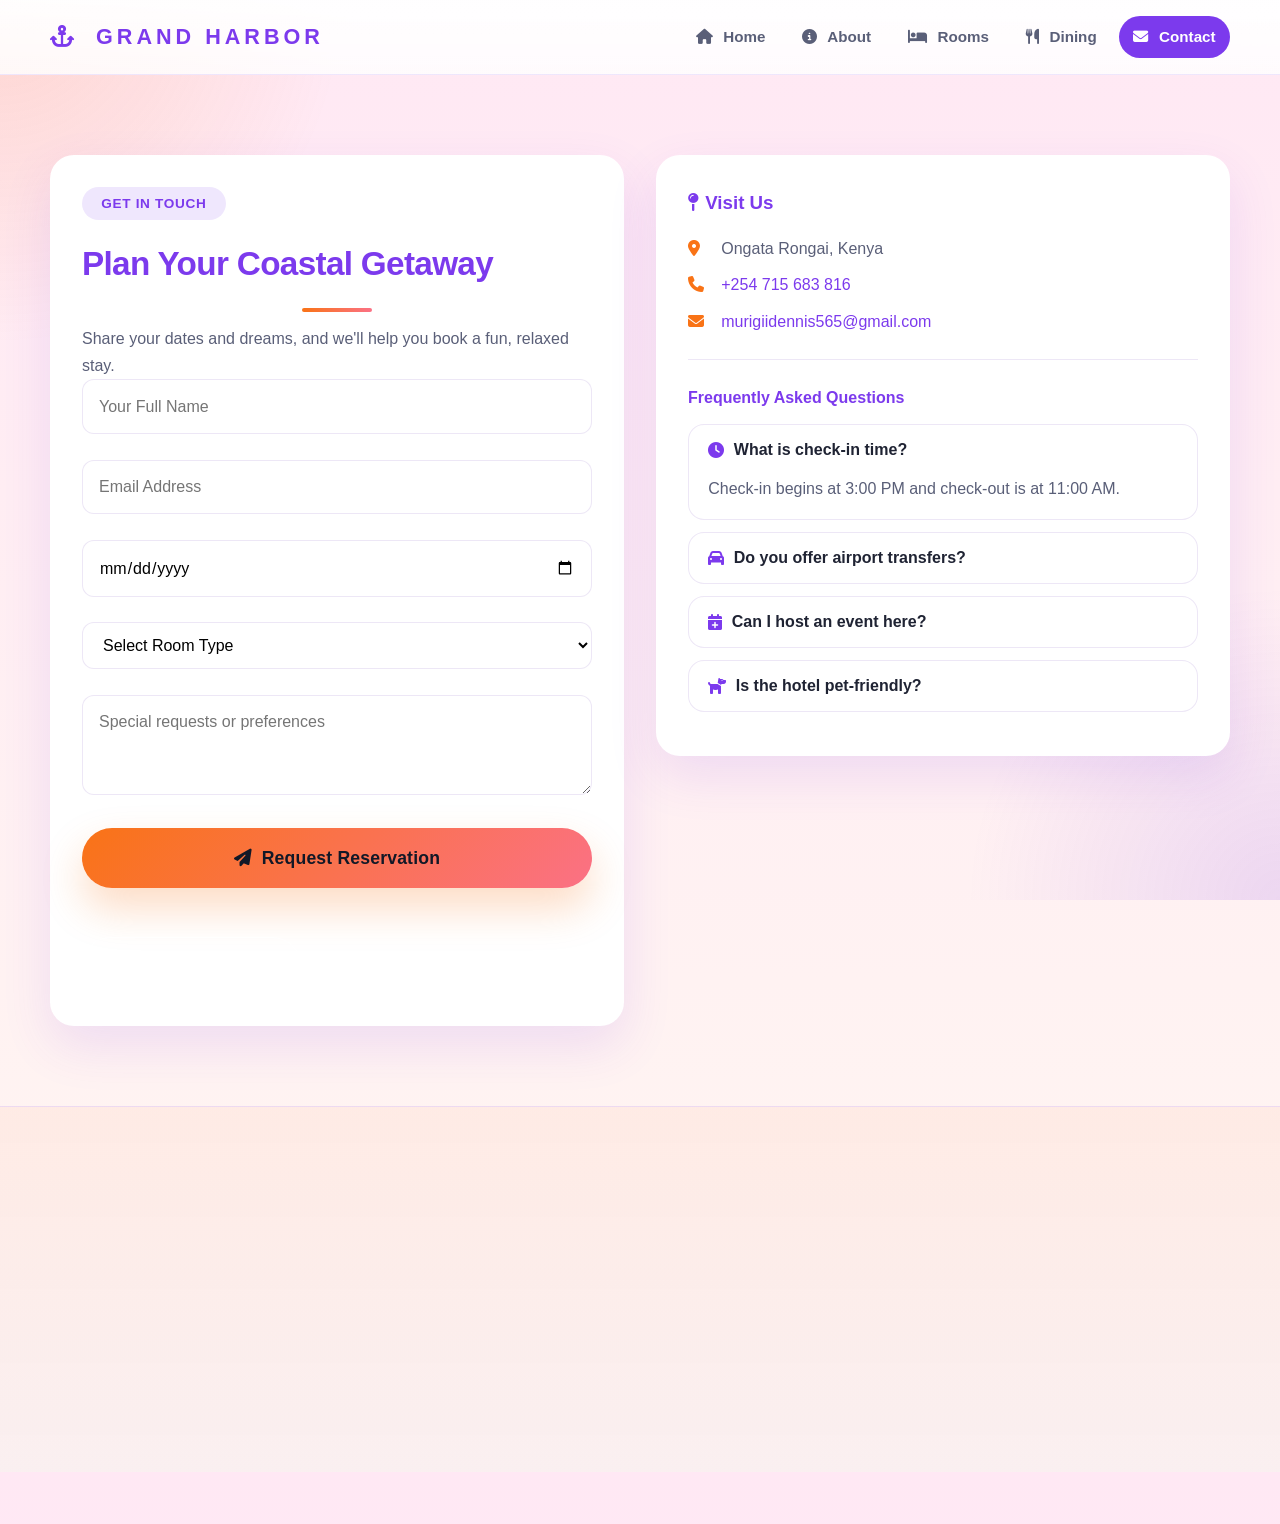
<file: contact.html>
<!DOCTYPE html>
<html lang="en">
<head>
  <meta charset="UTF-8" />
  <meta name="viewport" content="width=device-width, initial-scale=1.0" />
  <title>Contact | Grand Harbor</title>
  <link href="https://unpkg.com/aos@2.3.1/dist/aos.css" rel="stylesheet" />
  <link rel="stylesheet" href="https://cdnjs.cloudflare.com/ajax/libs/font-awesome/6.5.1/css/all.min.css" />
  <link rel="stylesheet" href="styles.css" />
  <link rel="icon" type="image/png" href="https://img.icons8.com/fluency/96/000000/restaurant.png" />
</head>
<body>

  <!-- ===== HEADER ===== -->
  <header class="site-header">
    <div class="container navbar">
      <a href="index.html" class="brand"><i class="fas fa-anchor"></i> GRAND HARBOR</a>
      <button class="nav-toggle" aria-label="Toggle navigation">
        <span></span>
        <span></span>
        <span></span>
      </button>
      <nav class="nav-links">
        <a href="index.html"><i class="fas fa-home"></i> Home</a>
        <a href="about.html"><i class="fas fa-info-circle"></i> About</a>
        <a href="rooms.html"><i class="fas fa-bed"></i> Rooms</a>
        <a href="dining.html"><i class="fas fa-utensils"></i> Dining</a>
        <a href="contact.html" class="active"><i class="fas fa-envelope"></i> Contact</a>
      </nav>
    </div>
  </header>

  <!-- ===== NAV OVERLAY ===== -->
  <div class="nav-overlay"></div>

  <!-- ===== MAIN CONTENT ===== -->
  <main>
    <section class="section hero-page contact-hero">
      <div class="container">
        <div class="contact-grid">
          
          <!-- ===== LEFT COLUMN - CONTACT FORM ===== -->
          <div class="contact-panel" data-aos="fade-up" data-aos-duration="800">
            <span class="section-tag">Get in Touch</span>
            <h1 class="section-title">Plan Your Coastal Getaway</h1>
            <p class="section-subtitle">Share your dates and dreams, and we'll help you book a fun, relaxed stay.</p>

            <form id="reservation-form">
              <div class="form-group">
                <input type="text" placeholder="Your Full Name" required />
              </div>
              <div class="form-group">
                <input type="email" placeholder="Email Address" required />
              </div>
              <div class="form-group">
                <input type="date" required />
              </div>
              <div class="form-group">
                <select required>
                  <option value="">Select Room Type</option>
                  <option>Ocean View Suite</option>
                  <option>Executive Deluxe</option>
                  <option>Family Residence</option>
                </select>
              </div>
              <div class="form-group">
                <textarea placeholder="Special requests or preferences"></textarea>
              </div>
              <button class="btn btn-primary btn-lg" type="submit">
                <i class="fas fa-paper-plane"></i> Request Reservation
              </button>
              <p id="form-message" style="color: var(--accent-dark); font-weight: 600; margin-top: 0.8rem;"></p>
            </form>

            <div style="margin-top: 1.5rem;">
              <a class="btn btn-secondary" href="mailto:murigiidennis565@gmail.com">
                <i class="fas fa-envelope"></i> Email Us Directly
              </a>
            </div>
          </div>

          <!-- ===== RIGHT COLUMN - CONTACT INFO & FAQ ===== -->
          <div data-aos="fade-up" data-aos-duration="800" data-aos-delay="200">
            <div class="contact-info-card">
              
              <!-- Contact Details -->
              <div data-aos="fade-up" data-aos-duration="600" data-aos-delay="300">
                <h3><i class="fas fa-map-pin"></i> Visit Us</h3>
                <p><i class="fas fa-location-dot"></i> Ongata Rongai, Kenya </p>
                <p><i class="fas fa-phone"></i> <a href="tel:+254715683816">+254 715 683 816</a></p>
                <p><i class="fas fa-envelope"></i> <a href="mailto:murigiidennis565@gmail.com">murigiidennis565@gmail.com</a></p>
              </div>

              <!-- FAQ Section -->
              <div style="margin-top: 1.5rem; border-top: 1px solid var(--border); padding-top: 1.5rem;">
                <h4 style="color: var(--accent-dark); margin-bottom: 0.8rem;" data-aos="fade-up" data-aos-duration="600" data-aos-delay="400">
                  Frequently Asked Questions
                </h4>

                <div class="faq-item active" data-aos="fade-up" data-aos-duration="500" data-aos-delay="500">
                  <button class="faq-question"><i class="fas fa-clock"></i> What is check-in time?</button>
                  <div class="faq-answer">Check-in begins at 3:00 PM and check-out is at 11:00 AM.</div>
                </div>

                <div class="faq-item" data-aos="fade-up" data-aos-duration="500" data-aos-delay="600">
                  <button class="faq-question"><i class="fas fa-car"></i> Do you offer airport transfers?</button>
                  <div class="faq-answer">Yes, we can arrange airport transfers with advance notice.</div>
                </div>

                <div class="faq-item" data-aos="fade-up" data-aos-duration="500" data-aos-delay="700">
                  <button class="faq-question"><i class="fas fa-calendar-plus"></i> Can I host an event here?</button>
                  <div class="faq-answer">Absolutely. Our events team can arrange weddings, dinners, and private gatherings.</div>
                </div>

                <div class="faq-item" data-aos="fade-up" data-aos-duration="500" data-aos-delay="800">
                  <button class="faq-question"><i class="fas fa-dog"></i> Is the hotel pet-friendly?</button>
                  <div class="faq-answer">Yes, we welcome well-behaved pets in designated rooms. Additional fees may apply.</div>
                </div>
              </div>

            </div>
          </div>

        </div>
      </div>
    </section>
  </main>

  <!-- ===== FOOTER ===== -->
  <footer class="footer">
    <div class="container">
      <div class="footer-grid">
        <div class="footer-col" data-aos="fade-up" data-aos-duration="600">
          <h4><i class="fas fa-anchor"></i> GRAND HARBOR</h4>
          <p>Where luxury meets the coast.</p>
          <div class="social-links">
            <a href="#"><i class="fab fa-facebook-f"></i></a>
            <a href="#"><i class="fab fa-instagram"></i></a>
            <a href="#"><i class="fab fa-twitter"></i></a>
          </div>
        </div>
        <div class="footer-col" data-aos="fade-up" data-aos-duration="600" data-aos-delay="100">
          <h5>Quick Links</h5>
          <a href="index.html">Home</a>
          <a href="about.html">About</a>
          <a href="rooms.html">Rooms</a>
          <a href="dining.html">Dining</a>
        </div>
        <div class="footer-col" data-aos="fade-up" data-aos-duration="600" data-aos-delay="200">
          <h5>Contact</h5>
          <p><i class="fas fa-phone"></i> <a href="tel:+254715683816">+254 715 683 816</a></p>
          <p><i class="fas fa-envelope"></i> <a href="mailto:murigiidennis565@gmail.com">murigiidennis565@gmail.com</a></p>
        </div>
      </div>
      <div class="footer-bottom" data-aos="fade-up" data-aos-duration="500">
        <p>© <span id="year"></span> Grand Harbor. We look forward to welcoming you.</p>
      </div>
    </div>
  </footer>

  <!-- ===== BACK TO TOP ===== -->
  <button class="back-to-top" id="backToTop" aria-label="Back to top">
    <i class="fas fa-arrow-up"></i>
  </button>

  <!-- ===== SCRIPTS ===== -->
  <script src="https://unpkg.com/aos@2.3.1/dist/aos.js"></script>
  <script src="script.js"></script>
</body>
</html>
</file>
<file: styles.css>
/* ========================================
   GRAND HARBOR HOTEL & RESTAURANT
   COMPLETE FINAL STYLESHEET
   ======================================== */

/* ===== ROOT VARIABLES ===== */
:root {
  --bg: #ffe8f4;
  --surface: #ffffff;
  --surface-2: #fff0e6;
  --text: #1f2333;
  --muted: #5a5f78;
  --accent: #f97316;
  --accent-dark: #7c3aed;
  --accent-soft: #fb7185;
  --border: rgba(110, 56, 178, 0.12);
  --shadow: 0 20px 50px rgba(124, 58, 237, 0.12);
}

/* ===== RESET & BASE ===== */
* {
  box-sizing: border-box;
  margin: 0;
  padding: 0;
}

html {
  scroll-behavior: smooth;
}

body {
  font-family: 'Poppins', 'Segoe UI', Tahoma, Geneva, Verdana, sans-serif;
  color: var(--text);
  background: linear-gradient(180deg, #ffe8f4 0%, #fff7f1 100%);
  line-height: 1.7;
  overflow-x: hidden;
}

body::before {
  content: '';
  position: fixed;
  inset: 0;
  background: radial-gradient(circle at top left, rgba(249, 115, 22, 0.16), transparent 22%),
    radial-gradient(circle at bottom right, rgba(124, 58, 237, 0.14), transparent 20%);
  pointer-events: none;
  z-index: -1;
}

/* ===== TYPOGRAPHY & LINKS ===== */
a {
  color: inherit;
  text-decoration: none;
}

img {
  width: 100%;
  display: block;
  border-radius: 18px;
}

/* ===== CONTAINER ===== */
.container {
  width: min(1180px, calc(100% - 2rem));
  margin: 0 auto;
}

/* ===== SECTIONS ===== */
.section {
  padding: 5rem 0;
}

.section-head {
  margin-bottom: 2rem;
  text-align: center;
}

.section-tag {
  display: inline-block;
  background: rgba(124, 58, 237, 0.12);
  color: var(--accent-dark);
  padding: 0.3rem 1.2rem;
  border-radius: 999px;
  font-weight: 700;
  font-size: 0.85rem;
  text-transform: uppercase;
  letter-spacing: 0.05em;
  margin-bottom: 1rem;
}

.section-title {
  font-size: clamp(1.9rem, 2.6vw, 2.6rem);
  margin-bottom: 0.8rem;
  color: var(--accent-dark);
  letter-spacing: -0.02em;
}

.section-title::after {
  content: '';
  display: block;
  width: 70px;
  height: 4px;
  margin: 1rem auto 0;
  border-radius: 999px;
  background: linear-gradient(90deg, var(--accent), var(--accent-soft));
}

.section-subtitle {
  color: var(--muted);
  max-width: 700px;
  margin: 0.5rem auto 0;
}

/* ===== HEADER & NAVIGATION ===== */
.site-header {
  position: sticky;
  top: 0;
  z-index: 1000;
  background: linear-gradient(180deg, rgba(255, 255, 255, 0.96), rgba(255, 255, 255, 0.82));
  backdrop-filter: blur(16px);
  border-bottom: 1px solid rgba(124, 58, 237, 0.12);
  box-shadow: 0 4px 30px rgba(124, 58, 237, 0.08);
  transition: all 0.3s ease;
}

.navbar {
  display: flex;
  justify-content: space-between;
  align-items: center;
  padding: 1rem 0;
  gap: 1.2rem;
}

.brand {
  font-size: 1.35rem;
  font-weight: 900;
  letter-spacing: 0.25rem;
  text-transform: uppercase;
  color: var(--accent-dark);
}

.brand i {
  margin-right: 0.5rem;
}

/* ===== HAMBURGER MENU ===== */
.nav-toggle {
  display: none;
  background: none;
  border: none;
  cursor: pointer;
  padding: 0.5rem;
  z-index: 1001;
  flex-direction: column;
  gap: 5px;
  transition: all 0.3s ease;
}

.nav-toggle span {
  display: block;
  width: 28px;
  height: 3px;
  background: var(--accent-dark);
  border-radius: 999px;
  transition: all 0.3s ease;
  transform-origin: center;
}

.nav-toggle.active span:nth-child(1) {
  transform: rotate(45deg) translate(5px, 6px);
}

.nav-toggle.active span:nth-child(2) {
  opacity: 0;
  transform: scaleX(0);
}

.nav-toggle.active span:nth-child(3) {
  transform: rotate(-45deg) translate(5px, -6px);
}

/* ===== NAV LINKS ===== */
.nav-links {
  display: flex;
  gap: 0.5rem;
  align-items: center;
}

.nav-links a {
  color: var(--muted);
  font-weight: 700;
  padding: 0.5rem 0.9rem;
  border-radius: 999px;
  transition: all 0.3s ease;
  font-size: 0.95rem;
}

.nav-links a i {
  margin-right: 0.4rem;
}

.nav-links a:hover {
  color: var(--accent-dark);
  background: rgba(124, 58, 237, 0.08);
  transform: translateY(-2px);
}

.nav-links a.active {
  background: var(--accent-dark);
  color: white;
}

/* ===== NAV OVERLAY ===== */
.nav-overlay {
  display: none;
  position: fixed;
  inset: 0;
  background: rgba(0, 0, 0, 0.4);
  z-index: 999;
}

.nav-overlay.active {
  display: block;
}

/* ===== HERO ===== */
.hero {
  background-image: url('https://images.unsplash.com/photo-1611892440504-42a792e24d32?auto=format&fit=crop&w=1920&q=80');
  background-attachment: fixed;
  background-position: center;
  background-size: cover;
  background-repeat: no-repeat;
  min-height: 92vh;
  display: flex;
  align-items: center;
  position: relative;
}

.hero-overlay {
  position: absolute;
  inset: 0;
  background: rgba(0, 0, 0, 0.5);
  z-index: 1;
}

.hero-content {
  position: relative;
  z-index: 2;
  text-align: center;
  padding: 4rem 0;
  max-width: 850px;
  margin: 0 auto;
}

.hero-badge {
  display: inline-block;
  background: rgba(255, 255, 255, 0.15);
  backdrop-filter: blur(8px);
  padding: 0.5rem 1.5rem;
  border-radius: 999px;
  color: #fbbf24;
  font-weight: 600;
  font-size: 0.9rem;
  margin-bottom: 1.5rem;
  border: 1px solid rgba(255, 255, 255, 0.2);
}

.hero-badge i {
  margin-right: 0.4rem;
}

.hero h1 {
  font-size: clamp(2.8rem, 5.5vw, 5rem);
  line-height: 1.05;
  margin-bottom: 1rem;
  color: white;
  font-weight: 800;
  text-shadow: 0 2px 20px rgba(0, 0, 0, 0.3);
}

.hero p {
  font-size: 1.15rem;
  color: rgba(255, 255, 255, 0.9);
  margin-bottom: 2rem;
  max-width: 600px;
  margin-left: auto;
  margin-right: auto;
  font-weight: 400;
  text-shadow: 0 1px 10px rgba(0, 0, 0, 0.3);
}

.hero-stats {
  display: flex;
  gap: 3rem;
  justify-content: center;
  margin-bottom: 2rem;
}

.hero-stat {
  text-align: center;
}

.hero-stat-number {
  display: block;
  font-size: 2rem;
  font-weight: 900;
  color: #fbbf24;
}

.hero-stat-label {
  font-size: 0.85rem;
  color: rgba(255, 255, 255, 0.7);
}

/* ===== BUTTONS ===== */
.btn-row {
  display: flex;
  flex-wrap: wrap;
  gap: 1rem;
  align-items: center;
  justify-content: center;
}

.btn {
  display: inline-flex;
  align-items: center;
  justify-content: center;
  gap: 0.6rem;
  padding: 0.85rem 1.8rem;
  border-radius: 999px;
  font-weight: 700;
  letter-spacing: 0.01em;
  transition: all 0.3s ease;
  border: none;
  cursor: pointer;
  font-size: 1rem;
}

.btn:hover {
  transform: translateY(-4px);
}

.btn-primary {
  background: linear-gradient(135deg, var(--accent), var(--accent-soft));
  color: #111827;
  box-shadow: 0 20px 40px rgba(249, 115, 22, 0.25);
}

.btn-primary:hover {
  box-shadow: 0 25px 50px rgba(249, 115, 22, 0.35);
}

.btn-secondary {
  background: rgba(255, 255, 255, 0.18);
  border: 1.5px solid rgba(255, 255, 255, 0.6);
  color: white;
}

.btn-secondary:hover {
  background: rgba(255, 255, 255, 0.3);
}

.btn-sm {
  padding: 0.5rem 1.2rem;
  font-size: 0.9rem;
}

.btn-lg {
  padding: 1.2rem 2.8rem;
  font-size: 1.1rem;
}

/* ===== CARDS ===== */
.card-grid {
  display: grid;
  gap: 1.5rem;
  grid-template-columns: repeat(3, minmax(0, 1fr));
}

.card {
  background: var(--surface);
  border: 1px solid rgba(124, 58, 237, 0.08);
  border-radius: 24px;
  padding: 1.8rem;
  box-shadow: var(--shadow);
  transition: all 0.3s ease;
}

.card:hover {
  transform: translateY(-8px);
  box-shadow: 0 30px 60px rgba(124, 58, 237, 0.15);
}

.card h3 {
  margin: 0.7rem 0 0.4rem;
  color: var(--accent-dark);
}

.card p {
  color: var(--muted);
  line-height: 1.8;
}

/* ===== FEATURES ===== */
.features-grid {
  display: grid;
  grid-template-columns: repeat(4, 1fr);
  gap: 1.5rem;
  margin-top: 2rem;
}

.feature-card {
  background: var(--surface);
  padding: 2rem 1.5rem;
  border-radius: 24px;
  text-align: center;
  box-shadow: var(--shadow);
  transition: all 0.3s ease;
}

.feature-card:hover {
  transform: translateY(-8px);
  box-shadow: 0 30px 60px rgba(124, 58, 237, 0.18);
}

.feature-icon {
  font-size: 2.5rem;
  color: var(--accent-dark);
  margin-bottom: 0.8rem;
}

.feature-card h3 {
  color: var(--accent-dark);
  margin-bottom: 0.4rem;
  font-size: 1.1rem;
}

.feature-card p {
  color: var(--muted);
  font-size: 0.95rem;
}

/* ===== ROOM CARDS ===== */
.room-card .room-image-wrapper {
  position: relative;
  overflow: hidden;
  border-radius: 16px;
  margin: -1.8rem -1.8rem 1rem;
}

.room-card .room-image {
  height: 220px;
  object-fit: cover;
  border-radius: 16px 16px 0 0;
  transition: transform 0.4s ease;
}

.room-card:hover .room-image {
  transform: scale(1.03);
}

.room-badge {
  position: absolute;
  top: 14px;
  right: 14px;
  background: linear-gradient(135deg, var(--accent), var(--accent-soft));
  color: #111827;
  padding: 0.25rem 0.9rem;
  border-radius: 999px;
  font-size: 0.7rem;
  font-weight: 800;
  text-transform: uppercase;
  letter-spacing: 0.05em;
}

.room-price {
  margin: 0.8rem 0 1rem;
  font-size: 1rem;
  color: var(--muted);
}

.room-price strong {
  color: var(--accent-dark);
  font-size: 1.3rem;
}

/* ===== AMENITIES ===== */
.amenities {
  display: flex;
  flex-wrap: wrap;
  gap: 0.6rem;
  margin: 0.8rem 0;
}

.amenities span {
  background: #fef3c7;
  color: #92400e;
  padding: 0.35rem 0.9rem;
  border-radius: 999px;
  font-size: 0.8rem;
  font-weight: 600;
  display: inline-flex;
  align-items: center;
  gap: 0.4rem;
}

.amenities span i {
  font-size: 0.85rem;
  color: var(--accent-dark);
}

/* ===== AMENITIES GRID (Rooms Page Bottom) ===== */
.amenities-grid {
  display: grid;
  grid-template-columns: repeat(4, 1fr);
  gap: 1.5rem;
  margin-top: 2rem;
}

.amenity-item {
  background: var(--surface);
  padding: 1.8rem 1rem;
  border-radius: 20px;
  text-align: center;
  box-shadow: var(--shadow);
  transition: transform 0.3s ease;
}

.amenity-item:hover {
  transform: translateY(-4px);
}

.amenity-item i {
  margin-bottom: 0.5rem;
}

.amenity-item p {
  color: var(--muted);
  font-weight: 600;
  font-size: 0.95rem;
}

/* ===== DINING ===== */
.dining-grid {
  display: grid;
  grid-template-columns: repeat(3, 1fr);
  gap: 1.5rem;
  margin-top: 2rem;
}

.dining-card {
  background: var(--surface);
  border-radius: 24px;
  overflow: hidden;
  box-shadow: var(--shadow);
  transition: all 0.3s ease;
}

.dining-card:hover {
  transform: translateY(-6px);
  box-shadow: 0 30px 60px rgba(124, 58, 237, 0.18);
}

.dining-card img {
  height: 200px;
  object-fit: cover;
  border-radius: 0;
}

.dining-card-content {
  padding: 1.2rem 1.5rem 1.5rem;
}

.dining-card-content h3 {
  color: var(--accent-dark);
  margin-bottom: 0.3rem;
}

.dining-card-content p {
  color: var(--muted);
}

.dining-time {
  display: inline-block;
  margin-top: 0.6rem;
  font-size: 0.8rem;
  color: var(--muted);
  background: var(--surface-2);
  padding: 0.2rem 0.8rem;
  border-radius: 999px;
}

/* ===== DINING GALLERY ===== */
.dining-gallery {
  display: grid;
  grid-template-columns: repeat(3, 1fr);
  gap: 1.5rem;
  margin-top: 2rem;
}

.dining-gallery img {
  height: 200px;
  object-fit: cover;
  border-radius: 20px;
  width: 100%;
}

/* ===== WINE GRID ===== */
.wine-grid {
  display: grid;
  grid-template-columns: repeat(3, 1fr);
  gap: 1.5rem;
  margin-top: 2rem;
}

.wine-card {
  background: var(--surface);
  padding: 2rem;
  border-radius: 24px;
  text-align: center;
  box-shadow: var(--shadow);
  transition: transform 0.3s ease;
}

.wine-card:hover {
  transform: translateY(-4px);
}

.wine-card h3 {
  color: var(--accent-dark);
  margin-top: 0.8rem;
}

.wine-card p {
  color: var(--muted);
}

/* ===== MENU TABS ===== */
.menu-tabs {
  display: flex;
  flex-wrap: wrap;
  gap: 0.75rem;
  justify-content: center;
  margin: 2rem 0 1.5rem;
}

.tab-btn {
  border: 1px solid var(--border);
  background: var(--surface);
  color: var(--text);
  padding: 0.6rem 1.2rem;
  border-radius: 999px;
  cursor: pointer;
  font-weight: 600;
  transition: all 0.3s ease;
}

.tab-btn i {
  margin-right: 0.4rem;
}

.tab-btn:hover {
  background: rgba(124, 58, 237, 0.06);
}

.tab-btn.active {
  background: var(--accent-dark);
  color: white;
  border-color: var(--accent-dark);
}

.menu-panel {
  display: none;
}

.menu-panel.active {
  display: block;
}

.menu-grid {
  display: grid;
  grid-template-columns: 1fr 1fr;
  gap: 1.5rem;
}

.menu-item {
  display: flex;
  justify-content: space-between;
  gap: 1rem;
  padding: 0.9rem 0;
  border-bottom: 1px dashed var(--border);
}

.menu-item:last-child {
  border-bottom: none;
}

.price {
  color: var(--accent-dark);
  font-weight: 700;
}

/* ===== TESTIMONIALS ===== */
.testimonial-grid {
  display: grid;
  grid-template-columns: repeat(3, 1fr);
  gap: 1.5rem;
  margin-top: 2rem;
}

.testimonial-card {
  background: rgba(255, 255, 255, 0.1);
  backdrop-filter: blur(8px);
  padding: 2rem;
  border-radius: 20px;
  border: 1px solid rgba(255, 255, 255, 0.12);
  transition: all 0.3s ease;
}

.testimonial-card:hover {
  transform: translateY(-4px);
  background: rgba(255, 255, 255, 0.15);
}

.testimonial-stars {
  color: #fbbf24;
  font-size: 1.2rem;
  letter-spacing: 2px;
}

.testimonial-card p {
  margin: 0.8rem 0;
  font-style: italic;
  line-height: 1.7;
  color: rgba(255, 255, 255, 0.9);
}

.testimonial-author {
  margin-top: 0.8rem;
}

.testimonial-author strong {
  display: block;
  color: white;
}

.testimonial-author span {
  font-size: 0.85rem;
  opacity: 0.7;
  color: rgba(255, 255, 255, 0.7);
}

/* ===== CTA ===== */
.cta-section {
  padding: 4rem 0;
}

.cta-box {
  background: linear-gradient(135deg, var(--accent-dark), var(--accent));
  padding: 4rem 2rem;
  border-radius: 30px;
  text-align: center;
  color: white;
}

.cta-box h2 {
  font-size: clamp(2rem, 3vw, 2.6rem);
  margin-bottom: 0.8rem;
}

.cta-box p {
  font-size: 1.1rem;
  opacity: 0.9;
  margin-bottom: 1.8rem;
}

/* ===== BACK TO TOP BUTTON ===== */
.back-to-top {
  position: fixed;
  bottom: 30px;
  right: 30px;
  width: 50px;
  height: 50px;
  background: linear-gradient(135deg, var(--accent), var(--accent-soft));
  color: white;
  border: none;
  border-radius: 50%;
  font-size: 1.4rem;
  cursor: pointer;
  box-shadow: 0 10px 30px rgba(249, 115, 22, 0.3);
  transition: all 0.3s ease;
  z-index: 999;
  opacity: 0;
  visibility: hidden;
  transform: translateY(20px);
  display: flex;
  align-items: center;
  justify-content: center;
}

.back-to-top.visible {
  opacity: 1;
  visibility: visible;
  transform: translateY(0);
}

.back-to-top:hover {
  transform: translateY(-5px) scale(1.05);
  box-shadow: 0 15px 40px rgba(249, 115, 22, 0.4);
}

.back-to-top:active {
  transform: scale(0.95);
}

/* ===== FOOTER ===== */
.footer {
  text-align: center;
  padding: 2.5rem 0 3rem;
  color: var(--accent-dark);
  background: linear-gradient(180deg, rgba(248, 113, 37, 0.06), rgba(124, 58, 237, 0.04));
  border-top: 1px solid rgba(124, 58, 237, 0.1);
}

.footer-grid {
  display: grid;
  grid-template-columns: 2fr 1fr 1fr;
  gap: 2.5rem;
  padding: 2rem 0;
  text-align: left;
}

.footer-col h4,
.footer-col h5 {
  color: var(--accent-dark);
  margin-bottom: 0.8rem;
}

.footer-col h4 i {
  margin-right: 0.5rem;
}

.footer-col p {
  color: var(--muted);
  font-size: 0.95rem;
  margin: 0.3rem 0;
}

.footer-col a {
  display: block;
  color: var(--muted);
  margin: 0.3rem 0;
  transition: color 0.3s ease;
}

.footer-col a:hover {
  color: var(--accent-dark);
}

.social-links {
  display: flex;
  gap: 0.8rem;
  margin-top: 1rem;
}

.social-links a {
  display: inline-flex;
  align-items: center;
  justify-content: center;
  width: 40px;
  height: 40px;
  border-radius: 50%;
  background: var(--surface-2);
  color: var(--accent-dark);
  transition: all 0.3s ease;
}

.social-links a:hover {
  background: var(--accent-dark);
  color: white;
  transform: translateY(-3px);
}

.footer-bottom {
  border-top: 1px solid var(--border);
  padding-top: 1.5rem;
  text-align: center;
  color: var(--muted);
  font-size: 0.9rem;
}

/* ===== ABOUT PAGE ===== */
.about-grid {
  display: grid;
  gap: 3rem;
  grid-template-columns: 1fr 1fr;
  align-items: center;
}

.about-text {
  width: 100%;
}

.about-text .section-subtitle {
  max-width: 100%;
}

.about-images {
  width: 100%;
}

.about-image-grid {
  display: flex;
  flex-direction: column;
  gap: 1rem;
}

.about-image-grid img {
  border-radius: 20px;
  box-shadow: var(--shadow);
  width: 100%;
  height: auto;
  object-fit: cover;
}

.about-image-subgrid {
  display: grid;
  grid-template-columns: 1fr 1fr;
  gap: 1rem;
}

.about-image-subgrid img {
  height: 180px;
  object-fit: cover;
}

.stat-row {
  display: flex;
  flex-wrap: wrap;
  gap: 1rem;
  margin-top: 1.3rem;
}

.stat {
  background: var(--surface-2);
  padding: 0.9rem 1.2rem;
  border-radius: 14px;
  min-width: 140px;
  text-align: center;
}

.stat strong {
  display: block;
  color: var(--accent-dark);
  font-size: 1.2rem;
}

/* ===== TIMELINE ===== */
.timeline {
  display: flex;
  flex-direction: column;
  gap: 1.2rem;
  margin-top: 2rem;
}

.timeline-item {
  display: flex;
  align-items: flex-start;
  gap: 1.5rem;
  background: var(--surface);
  padding: 1.5rem 2rem;
  border-radius: 16px;
  box-shadow: var(--shadow);
  border-left: 4px solid var(--accent);
  transition: all 0.3s ease;
}

.timeline-item:hover {
  transform: translateX(8px);
}

.timeline-icon {
  font-size: 1.8rem;
  color: var(--accent-dark);
  min-width: 50px;
  text-align: center;
}

.timeline-content h3 {
  color: var(--accent-dark);
  margin-bottom: 0.2rem;
  font-size: 1.2rem;
}

.timeline-content p {
  color: var(--muted);
}

/* ===== VALUES ===== */
.values-grid {
  display: grid;
  grid-template-columns: repeat(3, 1fr);
  gap: 1.5rem;
  margin-top: 2rem;
}

.value-card {
  background: var(--surface);
  padding: 2rem 1.5rem;
  border-radius: 24px;
  text-align: center;
  box-shadow: var(--shadow);
  transition: all 0.3s ease;
}

.value-card:hover {
  transform: translateY(-6px);
  box-shadow: 0 30px 60px rgba(124, 58, 237, 0.15);
}

.value-icon {
  font-size: 2.5rem;
  color: var(--accent-dark);
  margin-bottom: 0.8rem;
}

.value-card h3 {
  color: var(--accent-dark);
  margin-bottom: 0.4rem;
}

.value-card p {
  color: var(--muted);
  font-size: 0.95rem;
}

/* ===== CONTACT PAGE ===== */
.contact-grid {
  display: grid;
  gap: 2rem;
  grid-template-columns: 1fr 1fr;
  align-items: start;
}

.contact-panel {
  background: var(--surface);
  border-radius: 24px;
  padding: 2rem;
  box-shadow: var(--shadow);
}

.contact-info-card {
  background: var(--surface);
  padding: 2rem;
  border-radius: 24px;
  box-shadow: var(--shadow);
}

.contact-info-card h3 {
  color: var(--accent-dark);
  margin-bottom: 1rem;
}

.contact-info-card p {
  margin: 0.6rem 0;
  color: var(--muted);
  word-break: break-word;
}

.contact-info-card p i {
  color: var(--accent);
  width: 1.8rem;
}

.contact-info-card a {
  color: var(--accent-dark);
  transition: color 0.3s ease;
}

.contact-info-card a:hover {
  color: var(--accent);
}

/* ===== FORM ===== */
form {
  display: grid;
  gap: 0.8rem;
}

.form-group {
  margin-bottom: 0.8rem;
}

.contact-panel input,
.contact-panel textarea,
.contact-panel select {
  width: 100%;
  border: 1.5px solid var(--border);
  border-radius: 12px;
  padding: 0.8rem 1rem;
  font: inherit;
  transition: border-color 0.3s ease;
  background: var(--surface);
  font-size: 1rem;
}

.contact-panel input:focus,
.contact-panel textarea:focus,
.contact-panel select:focus {
  outline: none;
  border-color: var(--accent-dark);
}

.contact-panel textarea {
  min-height: 100px;
  resize: vertical;
}

/* ===== FAQ ===== */
.faq-item {
  border: 1px solid var(--border);
  border-radius: 16px;
  overflow: hidden;
  margin-bottom: 0.75rem;
  background: var(--surface);
}

.faq-question {
  width: 100%;
  padding: 1rem 1.2rem;
  text-align: left;
  border: 0;
  background: none;
  cursor: pointer;
  font-weight: 700;
  font-size: 1rem;
  color: var(--text);
  transition: background 0.3s ease;
  display: flex;
  align-items: center;
  gap: 0.6rem;
}

.faq-question:hover {
  background: rgba(124, 58, 237, 0.04);
}

.faq-question i {
  color: var(--accent-dark);
}

.faq-answer {
  display: none;
  padding: 0 1.2rem 1rem;
  color: var(--muted);
  line-height: 1.7;
}

.faq-item.active .faq-answer {
  display: block;
}

/* ===== GALLERY ===== */
.gallery-grid {
  display: grid;
  gap: 1rem;
  grid-template-columns: repeat(3, minmax(0, 1fr));
}

.gallery-grid img {
  height: 220px;
  object-fit: cover;
  transition: transform 0.3s ease;
}

.gallery-grid img:hover {
  transform: scale(1.02);
}

/* ===== AOS OVERRIDES ===== */
[data-aos] {
  pointer-events: none;
}

[data-aos].aos-animate {
  pointer-events: auto;
}

/* ========================================
   RESPONSIVE MEDIA QUERIES
   ======================================== */

/* ===== TABLET & MOBILE NAVIGATION (max-width: 991px) ===== */
@media (max-width: 991px) {
  .nav-toggle {
    display: flex;
  }

  .nav-links {
    position: fixed;
    top: 0;
    right: -100%;
    width: 75%;
    max-width: 320px;
    height: 100vh;
    flex-direction: column;
    align-items: stretch;
    background: var(--surface);
    padding: 5rem 1.5rem 2rem;
    box-shadow: -10px 0 40px rgba(0, 0, 0, 0.15);
    transition: right 0.4s cubic-bezier(0.22, 1, 0.36, 1);
    border-left: 1px solid var(--border);
    gap: 0.5rem;
    overflow-y: auto;
    z-index: 1000;
  }

  .nav-links.open {
    right: 0;
  }

  .nav-links a {
    padding: 0.8rem 1rem;
    border-radius: 12px;
    font-size: 1rem;
    width: 100%;
    text-align: left;
    border-bottom: 1px solid rgba(124, 58, 237, 0.06);
  }

  .nav-links a i {
    width: 1.8rem;
    text-align: center;
  }

  .nav-links a:hover {
    background: rgba(124, 58, 237, 0.08);
    transform: translateX(5px);
  }

  .nav-links a.active {
    background: var(--accent-dark);
    color: white;
  }

  .container {
    max-width: 720px;
  }

  .card-grid {
    grid-template-columns: repeat(2, 1fr);
  }

  .features-grid {
    grid-template-columns: repeat(2, 1fr);
  }

  .dining-grid {
    grid-template-columns: repeat(2, 1fr);
  }

  .testimonial-grid {
    grid-template-columns: repeat(2, 1fr);
  }

  .values-grid {
    grid-template-columns: repeat(2, 1fr);
  }

  .about-grid {
    grid-template-columns: 1fr;
    gap: 2rem;
  }

  .about-image-subgrid img {
    height: 150px;
  }

  .contact-grid {
    grid-template-columns: 1fr;
    gap: 2rem;
  }

  .footer-grid {
    grid-template-columns: 1fr 1fr;
  }

  .hero-stats {
    gap: 1.5rem;
  }

  .hero h1 {
    font-size: clamp(2.2rem, 4vw, 3.2rem);
  }

  .hero p {
    font-size: 1rem;
  }

  .gallery-grid {
    grid-template-columns: repeat(2, 1fr);
  }

  .gallery-grid img {
    height: 200px;
  }

  .section {
    padding: 4rem 0;
  }

  .cta-box {
    padding: 3rem 1.5rem;
  }

  .cta-box h2 {
    font-size: 2rem;
  }

  .contact-panel {
    padding: 1.5rem;
  }

  .contact-info-card {
    padding: 1.5rem;
  }

  .contact-panel .btn-lg {
    font-size: 1rem;
    padding: 0.9rem 1.5rem;
  }

  .wine-grid {
    grid-template-columns: repeat(2, 1fr) !important;
  }

  .dining-gallery {
    grid-template-columns: repeat(2, 1fr) !important;
  }

  .dining-gallery img {
    height: 180px !important;
  }

  .amenities-grid {
    grid-template-columns: repeat(2, 1fr);
  }
}

/* ===== MOBILE (max-width: 767px) ===== */
@media (max-width: 767px) {
  .nav-links {
    width: 85%;
    max-width: 280px;
    padding: 4.5rem 1.2rem 1.5rem;
  }

  .nav-links a {
    font-size: 0.95rem;
    padding: 0.7rem 0.9rem;
  }

  .brand {
    font-size: 1rem;
    letter-spacing: 0.15rem;
  }

  .container {
    max-width: 540px;
    padding: 0 1rem;
  }

  .card-grid {
    grid-template-columns: 1fr;
    max-width: 400px;
    margin: 0 auto;
  }

  .features-grid {
    grid-template-columns: 1fr 1fr;
    gap: 1rem;
  }

  .dining-grid {
    grid-template-columns: 1fr;
    max-width: 400px;
    margin: 0 auto;
  }

  .testimonial-grid {
    grid-template-columns: 1fr;
    max-width: 400px;
    margin: 0 auto;
  }

  .values-grid {
    grid-template-columns: 1fr;
    max-width: 400px;
    margin: 0 auto;
  }

  .footer-grid {
    grid-template-columns: 1fr;
    text-align: center;
    gap: 1.5rem;
  }

  .social-links {
    justify-content: center;
  }

  .hero {
    min-height: 80vh;
    background-attachment: scroll;
  }

  .hero-content {
    padding: 2rem 1rem;
  }

  .hero h1 {
    font-size: clamp(1.8rem, 5vw, 2.5rem);
  }

  .hero p {
    font-size: 0.95rem;
    padding: 0 0.5rem;
  }

  .hero-stats {
    flex-direction: column;
    gap: 0.5rem;
  }

  .hero-stat-number {
    font-size: 1.5rem;
  }

  .gallery-grid {
    grid-template-columns: 1fr 1fr;
    gap: 0.8rem;
  }

  .gallery-grid img {
    height: 150px;
  }

  .section {
    padding: 3rem 0;
  }

  .section-title {
    font-size: 1.6rem;
  }

  .section-subtitle {
    font-size: 0.95rem;
  }

  .btn-row {
    flex-direction: column;
    width: 100%;
  }

  .btn {
    width: 100%;
    justify-content: center;
    padding: 0.8rem 1.5rem;
  }

  .btn-lg {
    padding: 1rem 2rem;
  }

  .cta-box {
    padding: 2rem 1rem;
    border-radius: 20px;
  }

  .cta-box h2 {
    font-size: 1.6rem;
  }

  .cta-box p {
    font-size: 1rem;
  }

  .room-card .room-image {
    height: 180px;
  }

  .room-badge {
    font-size: 0.65rem;
    padding: 0.2rem 0.7rem;
  }

  .stat-row {
    justify-content: center;
  }

  .stat {
    min-width: 100px;
    padding: 0.7rem 1rem;
  }

  .timeline-item {
    flex-direction: column;
    gap: 0.5rem;
    padding: 1.2rem;
  }

  .timeline-icon {
    min-width: auto;
  }

  .about-card {
    padding: 1.2rem;
  }

  .about-image-subgrid {
    grid-template-columns: 1fr 1fr;
    gap: 0.8rem;
  }

  .about-image-subgrid img {
    height: 120px;
  }

  .about-text .btn-row {
    justify-content: center;
  }

  .about-text .btn-secondary {
    background: var(--surface);
    color: var(--accent-dark);
    border: 1.5px solid var(--accent-dark);
  }

  .menu-tabs {
    gap: 0.5rem;
  }

  .tab-btn {
    padding: 0.4rem 0.8rem;
    font-size: 0.85rem;
  }

  .menu-item {
    flex-direction: column;
    align-items: flex-start;
    gap: 0.3rem;
    padding: 0.7rem 0;
  }

  .menu-grid {
    grid-template-columns: 1fr;
  }

  .dining-card img {
    height: 160px;
  }

  .feature-card {
    padding: 1.5rem 1rem;
  }

  .feature-icon {
    font-size: 2rem;
  }

  .hero-badge {
    font-size: 0.8rem;
    padding: 0.3rem 1rem;
  }

  .back-to-top {
    bottom: 20px;
    right: 20px;
    width: 45px;
    height: 45px;
    font-size: 1.2rem;
  }

  .contact-grid {
    grid-template-columns: 1fr;
    gap: 1.5rem;
  }

  .contact-panel {
    padding: 1.2rem;
    border-radius: 20px;
  }

  .contact-info-card {
    padding: 1.2rem;
    border-radius: 20px;
  }

  .contact-panel .section-title {
    font-size: 1.6rem;
  }

  .contact-panel .section-subtitle {
    font-size: 0.95rem;
  }

  .contact-panel input,
  .contact-panel textarea,
  .contact-panel select {
    padding: 0.7rem 0.9rem;
    font-size: 0.95rem;
    border-radius: 10px;
  }

  .contact-panel textarea {
    min-height: 80px;
  }

  .contact-panel .btn-lg {
    font-size: 0.95rem;
    padding: 0.8rem 1.2rem;
  }

  .contact-info-card h3 {
    font-size: 1.2rem;
  }

  .contact-info-card p {
    font-size: 0.9rem;
    margin: 0.4rem 0;
  }

  .contact-info-card p i {
    width: 1.5rem;
    font-size: 0.9rem;
  }

  .contact-info-card .faq-question {
    font-size: 0.9rem;
    padding: 0.7rem 0.8rem;
  }

  .contact-info-card .faq-answer {
    font-size: 0.9rem;
    padding: 0 0.8rem 0.7rem;
  }

  .contact-info-card .btn-secondary {
    font-size: 0.9rem;
    padding: 0.7rem 1.2rem;
    width: 100%;
    justify-content: center;
  }

  .wine-grid {
    grid-template-columns: 1fr !important;
    max-width: 400px;
    margin: 0 auto;
  }

  .dining-gallery {
    grid-template-columns: 1fr 1fr !important;
  }

  .dining-gallery img {
    height: 150px !important;
  }

  .amenities-grid {
    grid-template-columns: 1fr 1fr;
    gap: 1rem;
  }

  .amenity-item {
    padding: 1.2rem 0.8rem;
  }

  .amenities {
    gap: 0.4rem;
  }

  .amenities span {
    font-size: 0.7rem;
    padding: 0.25rem 0.6rem;
  }

  .amenities span i {
    font-size: 0.7rem;
  }
}

/* ===== SMALL PHONES (max-width: 480px) ===== */
@media (max-width: 480px) {
  .nav-links {
    width: 100%;
    max-width: 100%;
    padding: 4rem 1rem 1.5rem;
  }

  .nav-links a {
    font-size: 0.9rem;
    padding: 0.6rem 0.8rem;
  }

  .brand {
    font-size: 0.85rem;
    letter-spacing: 0.1rem;
  }

  .nav-toggle span {
    width: 24px;
    height: 2.5px;
  }

  .nav-toggle.active span:nth-child(1) {
    transform: rotate(45deg) translate(4px, 5px);
  }

  .nav-toggle.active span:nth-child(3) {
    transform: rotate(-45deg) translate(4px, -5px);
  }

  .container {
    padding: 0 0.8rem;
  }

  .card-grid {
    max-width: 100%;
  }

  .features-grid {
    grid-template-columns: 1fr;
    max-width: 100%;
  }

  .dining-grid {
    max-width: 100%;
  }

  .testimonial-grid {
    max-width: 100%;
  }

  .values-grid {
    max-width: 100%;
  }

  .gallery-grid {
    grid-template-columns: 1fr;
  }

  .gallery-grid img {
    height: 180px;
  }

  .hero h1 {
    font-size: clamp(1.5rem, 4vw, 2rem);
  }

  .hero p {
    font-size: 0.85rem;
  }

  .section-title {
    font-size: 1.4rem;
  }

  .section {
    padding: 2.5rem 0;
  }

  .cta-box {
    padding: 1.5rem 1rem;
  }

  .cta-box h2 {
    font-size: 1.3rem;
  }

  .cta-box p {
    font-size: 0.9rem;
  }

  .btn {
    font-size: 0.9rem;
    padding: 0.7rem 1.2rem;
  }

  .btn-sm {
    font-size: 0.8rem;
    padding: 0.4rem 0.8rem;
  }

  .btn-lg {
    font-size: 0.95rem;
    padding: 0.8rem 1.5rem;
  }

  .room-card .room-image {
    height: 150px;
  }

  .room-price strong {
    font-size: 1.1rem;
  }

  .testimonial-card {
    padding: 1.2rem;
  }

  .value-card {
    padding: 1.2rem;
  }

  .feature-card {
    padding: 1.2rem 0.8rem;
  }

  .stat {
    min-width: 80px;
    padding: 0.5rem 0.8rem;
    font-size: 0.9rem;
  }

  .stat strong {
    font-size: 1rem;
  }

  .footer {
    padding: 1.5rem 0;
  }

  .footer-grid {
    gap: 1rem;
  }

  .footer-col h4,
  .footer-col h5 {
    font-size: 1rem;
  }

  .footer-col p,
  .footer-col a {
    font-size: 0.85rem;
  }

  .social-links a {
    width: 35px;
    height: 35px;
    font-size: 0.9rem;
  }

  .back-to-top {
    bottom: 15px;
    right: 15px;
    width: 40px;
    height: 40px;
    font-size: 1rem;
  }

  .contact-panel {
    padding: 1rem;
    border-radius: 16px;
  }

  .contact-info-card {
    padding: 1rem;
    border-radius: 16px;
  }

  .contact-panel .section-title {
    font-size: 1.4rem;
  }

  .contact-panel .section-subtitle {
    font-size: 0.9rem;
  }

  .contact-panel input,
  .contact-panel textarea,
  .contact-panel select {
    padding: 0.6rem 0.8rem;
    font-size: 0.9rem;
    border-radius: 8px;
  }

  .contact-panel .btn-lg {
    font-size: 0.9rem;
    padding: 0.7rem 1rem;
  }

  .contact-info-card h3 {
    font-size: 1.1rem;
  }

  .contact-info-card p {
    font-size: 0.85rem;
  }

  .contact-info-card .faq-question {
    font-size: 0.85rem;
    padding: 0.6rem 0.7rem;
  }

  .contact-info-card .faq-answer {
    font-size: 0.85rem;
    padding: 0 0.7rem 0.6rem;
  }

  .contact-info-card .btn-secondary {
    font-size: 0.85rem;
    padding: 0.6rem 1rem;
  }

  .about-image-subgrid {
    grid-template-columns: 1fr 1fr;
    gap: 0.5rem;
  }

  .about-image-subgrid img {
    height: 100px;
  }

  .dining-gallery {
    grid-template-columns: 1fr !important;
  }

  .dining-gallery img {
    height: 180px !important;
  }

  .wine-grid {
    max-width: 100%;
  }

  .amenities-grid {
    grid-template-columns: 1fr;
    max-width: 300px;
    margin: 0 auto;
  }

  .amenity-item {
    padding: 1rem 0.8rem;
  }

  .amenities span {
    font-size: 0.65rem;
    padding: 0.2rem 0.5rem;
  }

  .amenities span i {
    font-size: 0.65rem;
  }
}
</file>
